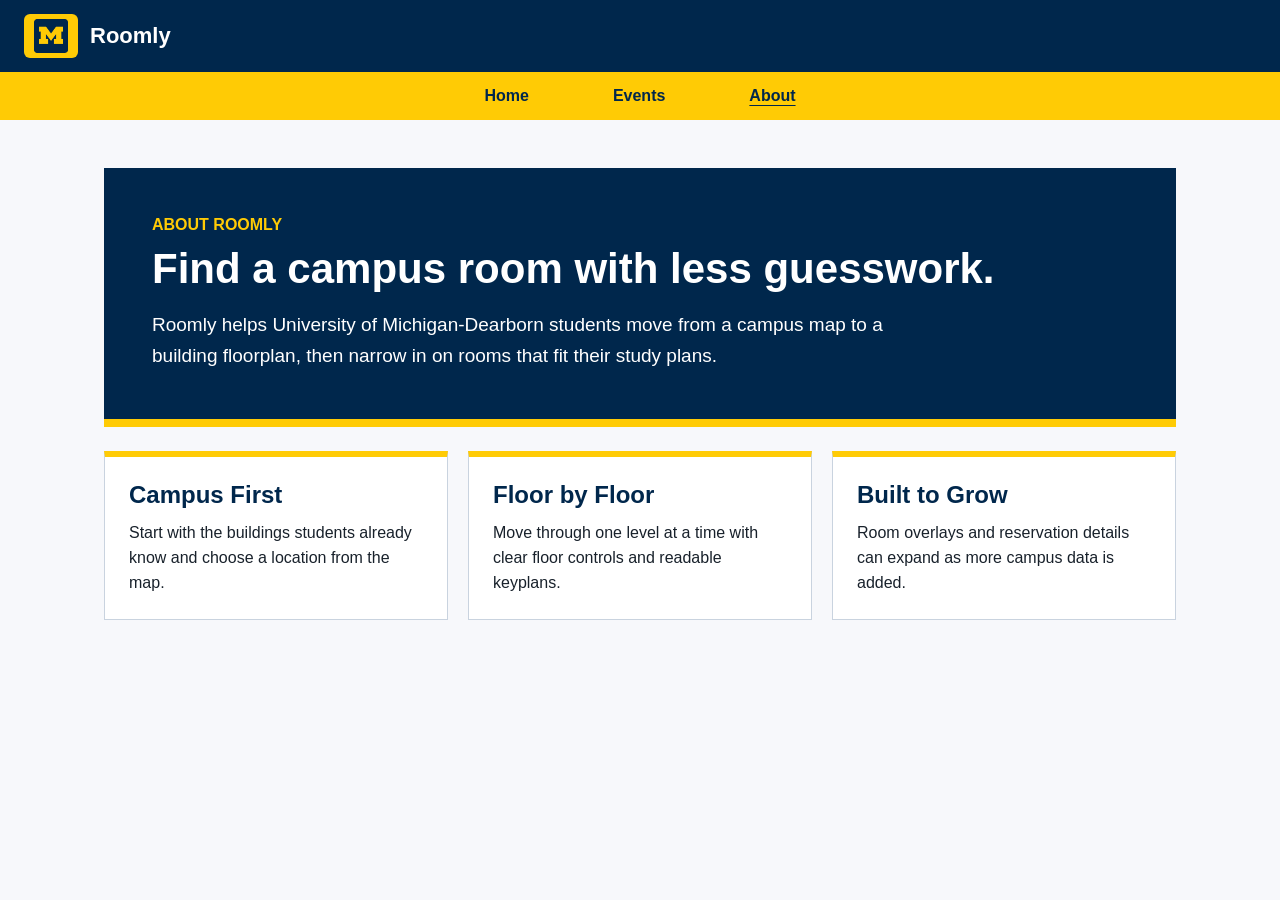
<file: rsgf-frontend/about.html>
<!DOCTYPE html>
<html lang="en">
<head>
    <meta charset="UTF-8">
    <meta name="viewport" content="width=device-width, initial-scale=1.0">
    <title>About - Roomly</title>
    <link rel="stylesheet" href="css/styles.css?v=6">
</head>
<body class="interior-page">
    <header class="site-header">
        <a class="brand" href="index.html" aria-label="Roomly home">
            <img src="assets/images/UofM_Icon.png" alt="University of Michigan block M">
            <span>Roomly</span>
        </a>
        <nav class="main-nav" aria-label="Main navigation">
            <a href="index.html">Home</a>
            <a href="events.html">Events</a>
            <a class="active" href="about.html">About</a>
        </nav>
    </header>

    <main class="about-main">
        <section class="about-hero" aria-label="About Roomly">
            <p class="eyebrow">About Roomly</p>
            <h1>Find a campus room with less guesswork.</h1>
            <p>
                Roomly helps University of Michigan-Dearborn students move from a campus map
                to a building floorplan, then narrow in on rooms that fit their study plans.
            </p>
        </section>

        <section class="about-grid" aria-label="Roomly highlights">
            <article>
                <h2>Campus First</h2>
                <p>Start with the buildings students already know and choose a location from the map.</p>
            </article>
            <article>
                <h2>Floor by Floor</h2>
                <p>Move through one level at a time with clear floor controls and readable keyplans.</p>
            </article>
            <article>
                <h2>Built to Grow</h2>
                <p>Room overlays and reservation details can expand as more campus data is added.</p>
            </article>
        </section>
    </main>
</body>
</html>
</file>
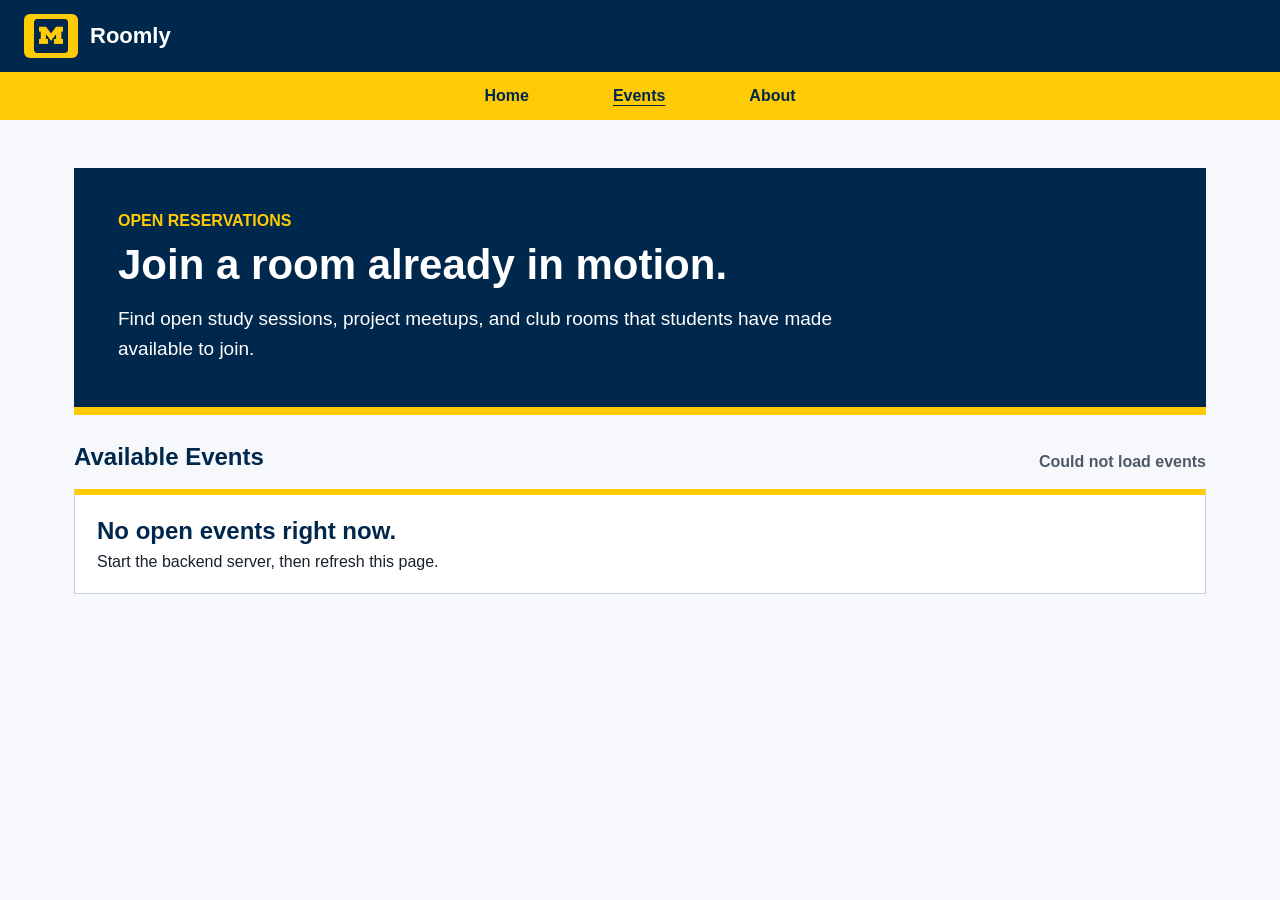
<file: rsgf-frontend/events.html>
<!DOCTYPE html>
<html lang="en">
<head>
    <meta charset="UTF-8">
    <meta name="viewport" content="width=device-width, initial-scale=1.0">
    <title>Events - Roomly</title>
    <link rel="stylesheet" href="css/styles.css?v=14">
</head>
<body class="interior-page">
    <header class="site-header">
        <a class="brand" href="index.html" aria-label="Roomly home">
            <img src="assets/images/UofM_Icon.png" alt="University of Michigan block M">
            <span>Roomly</span>
        </a>
        <nav class="main-nav" aria-label="Main navigation">
            <a href="index.html">Home</a>
            <a class="active" href="events.html">Events</a>
            <a href="about.html">About</a>
        </nav>
    </header>

    <main class="events-main" aria-label="Open reservations">
        <section class="events-hero">
            <p class="eyebrow">Open Reservations</p>
            <h1>Join a room already in motion.</h1>
            <p>Find open study sessions, project meetups, and club rooms that students have made available to join.</p>
        </section>

        <section class="events-toolbar" aria-label="Events status">
            <h2>Available Events</h2>
            <p id="events-count">Loading open reservations...</p>
        </section>

        <section id="events-list" class="events-grid" aria-live="polite"></section>
    </main>

    <script type="module" src="js/events.js?v=1"></script>
</body>
</html>
</file>
<file: rsgf-frontend/css/styles.css>
:root {
    --michigan-blue: #00274c;
    --maize: #ffcb05;
    --maize: #ffcb05;
    --ink: #18212b;
    --paper: #f7f8fb;
    --line: #c9d3df;
    --warn: #e71515;
    --warn-border: #c51414;
}

* {
    box-sizing: border-box;
}

html {
    scroll-behavior: smooth;
}

body {
    background: var(--paper);
    color: var(--ink);
    font-family: Arial, sans-serif;
    margin: 0;
}

button,
.primary-action {
    border: 1px solid var(--michigan-blue);
    border-radius: 6px;
    cursor: pointer;
    font-size: 15px;
    min-width: 130px;
    padding: 10px 14px;
    white-space: nowrap;
    transition: background 0.15s;
}

button {
    background: white;
    color: var(--michigan-blue);
}

button:hover:not(:disabled),
.primary-action:hover {
    background: var(--maize);
    color: var(--michigan-blue);
}

button:disabled {
    cursor: not-allowed;
    opacity: 0.5;
}

.site-header {
    align-items: center;
    background: var(--michigan-blue);
    display: flex;
    height: 72px;
    left: 0;
    padding: 0 24px;
    position: fixed;
    right: 0;
    top: 0;
    z-index: 1000;
}

.main-nav {
    align-items: center;
    background: var(--maize);
    display: flex;
    gap: 48px;
    height: 48px;
    justify-content: center;
    left: 0;
    padding: 0 24px;
    position: absolute;
    right: 0;
    top: 72px;
}

.main-nav a {
    color: var(--michigan-blue);
    font-size: 16px;
    font-weight: 700;
    letter-spacing: 0;
    padding: 14px 18px;
    text-decoration: none;
}

.main-nav a:hover,
.main-nav a.active {
    text-decoration: underline;
    text-underline-offset: 4px;
}

.brand {
    align-items: center;
    color: white;
    display: inline-flex;
    font-size: 22px;
    font-weight: 700;
    gap: 12px;
    letter-spacing: 0;
    text-decoration: none;
}

.brand img {
    background: var(--maize);
    border-radius: 6px;
    display: block;
    height: 44px;
    object-fit: contain;
    padding: 5px;
    width: 54px;
}

.landing-page {
    align-items: center;
    background:
        linear-gradient(rgba(0, 39, 76, 0.35), rgba(0, 39, 76, 0.55)),
        url("../assets/images/landing_page.png") center / cover no-repeat;
    color: white;
    display: flex;
    min-height: 92vh;
    padding: 168px 7vw 64px;
}

.landing-content {
    max-width: 660px;
}

.eyebrow {
    color: var(--maize);
    font-size: 16px;
    font-weight: 700;
    margin: 0 0 12px;
    text-transform: uppercase;
}

.landing-content h1 {
    font-size: 56px;
    line-height: 1.05;
    margin: 0 0 18px;
}

.landing-content p:not(.eyebrow) {
    font-size: 20px;
    line-height: 1.5;
    margin: 0 0 28px;
    max-width: 560px;
}

.primary-action {
    background: var(--maize);
    color: var(--michigan-blue);
    display: inline-block;
    font-weight: 700;
    text-decoration: none;
    transition: background 0.15s;
}

.map-section,
.debug-section,
.building-main {
    margin: 0 auto;
    max-width: 1240px;
    padding: 32px 24px;
}

.debug-section {
    display: none;
}

.map-section {
    scroll-margin-top: 136px;
}

.map-section h2,
.debug-section h2,
.building-main h1 {
    color: var(--michigan-blue);
}

#map {
    border: 2px solid var(--michigan-blue);
    height: 80vh;
    width: 100%;
}

.building-page {
    padding-top: 120px;
}

.interior-page {
    padding-top: 120px;
}

.empty-page {
    min-height: calc(100vh - 120px);
}

.events-main {
    margin: 0 auto;
    max-width: 1180px;
    min-height: calc(100vh - 120px);
    padding: 48px 24px;
}

.events-hero {
    background: var(--michigan-blue);
    border-bottom: 8px solid var(--maize);
    color: white;
    padding: 44px;
}

.events-hero h1 {
    font-size: 42px;
    line-height: 1.1;
    margin: 0 0 16px;
}

.events-hero p:not(.eyebrow) {
    font-size: 19px;
    line-height: 1.55;
    margin: 0;
    max-width: 760px;
}

.events-toolbar {
    align-items: end;
    display: flex;
    justify-content: space-between;
    gap: 16px;
    margin: 28px 0 18px;
}

.events-toolbar h2,
.events-toolbar p {
    margin: 0;
}

.events-toolbar h2 {
    color: var(--michigan-blue);
}

.events-toolbar p {
    color: #4d5966;
    font-weight: 700;
}

.events-grid {
    display: grid;
    gap: 18px;
    grid-template-columns: repeat(auto-fit, minmax(280px, 1fr));
}

.event-card,
.events-empty {
    background: white;
    border: 1px solid var(--line);
    border-top: 6px solid var(--maize);
    padding: 22px;
}

.event-card {
    display: flex;
    flex-direction: column;
    gap: 18px;
}

.event-card.joined {
    border-top-color: var(--michigan-blue);
}

.event-card-header h3 {
    color: var(--michigan-blue);
    font-size: 22px;
    line-height: 1.2;
    margin: 6px 0 0;
}

.event-label {
    color: #4d5966;
    font-size: 13px;
    font-weight: 700;
    letter-spacing: 0;
    margin: 0;
    text-transform: uppercase;
}

.event-details {
    display: grid;
    gap: 12px;
    margin: 0;
}

.event-details div {
    border-bottom: 1px solid #e8edf3;
    padding-bottom: 10px;
}

.event-details dt {
    color: #4d5966;
    font-size: 13px;
    font-weight: 700;
    margin-bottom: 3px;
    text-transform: uppercase;
}

.event-details dd {
    margin: 0;
}

.join-event-button {
    align-self: flex-start;
    background: var(--michigan-blue);
    color: white;
    margin-top: auto;
}

.join-event-button:hover:not(:disabled) {
    background: var(--maize);
    color: var(--michigan-blue);
}

.join-event-button:disabled {
    background: #d8e0ea;
    border-color: #d8e0ea;
    color: var(--michigan-blue);
    opacity: 1;
}

.events-empty {
    grid-column: 1 / -1;
}

.events-empty h2 {
    color: var(--michigan-blue);
    margin: 0 0 8px;
}

.events-empty p {
    margin: 0;
}

.about-main {
    margin: 0 auto;
    max-width: 1120px;
    min-height: calc(100vh - 120px);
    padding: 48px 24px;
}

.about-hero {
    background: var(--michigan-blue);
    border-bottom: 8px solid var(--maize);
    color: white;
    padding: 48px;
}

.about-hero h1 {
    font-size: 42px;
    line-height: 1.1;
    margin: 0 0 18px;
}

.about-hero p:not(.eyebrow) {
    font-size: 19px;
    line-height: 1.6;
    margin: 0;
    max-width: 760px;
}

.about-grid {
    display: grid;
    gap: 20px;
    grid-template-columns: repeat(3, 1fr);
    margin-top: 24px;
}

.about-grid article {
    background: white;
    border: 1px solid var(--line);
    border-top: 6px solid var(--maize);
    padding: 24px;
}

.about-grid h2 {
    color: var(--michigan-blue);
    margin: 0 0 12px;
}

.about-grid p {
    line-height: 1.55;
    margin: 0;
}

.back-link {
    color: var(--michigan-blue);
    font-weight: 700;
    text-decoration: none;
}

.back-link:hover {
    text-decoration: underline;
}

.floorplan-viewer {
    margin: 0 auto;
    max-width: 1200px;
    width: 100%;
}

.floorplan-toolbar {
    align-items: center;
    display: flex;
    gap: 20px;
    justify-content: center;
    margin: 18px auto;
    max-width: 900px;
    width: 100%;
}

.floorplan-toolbar button:first-child {
    order: 1;
}

.floorplan-status {
    color: var(--michigan-blue);
    min-width: 170px;
    order: 2;
    text-align: center;
}

.floorplan-toolbar button:last-child {
    order: 3;
}

.floorplan-status:only-child {
    margin: 0 auto;
}

.floorplan-status h3,
.floorplan-status p {
    margin: 4px 0;
}

#floor-map {
    background: white !important;
    border: 2px solid var(--michigan-blue);
    height: 80vh;
    margin: 20px 0;
    width: 100%;
}

#floor-map.leaflet-container,
#floor-map .leaflet-control-container,
#floor-map .leaflet-pane,
#floor-map .leaflet-tile-pane,
#floor-map .leaflet-overlay-pane {
    background: white !important;
}

#room-list {
    margin-top: 20px;
}

.room-buttons {
    display: flex;
    flex-wrap: wrap;
    gap: 10px;
    margin-top: 10px;
}

.room-button {
    background: white;
    border: 1px solid var(--line);
    color: var(--michigan-blue);
    cursor: pointer;
    padding: 8px 12px;
}

.room-button:hover {
    background: var(--maize);
}

.modal-overlay {
    position: fixed;
    inset: 0;
    background: rgba(0, 0, 0, 0.5);
    display: flex;
    align-items: center;
    justify-content: center;
    z-index: 9999;
}

.modal-overlay[hidden] { display: none; }

.modal {
    background: #fff;
    border-radius: 8px;
    padding: 2rem;
    width: 100%;
    max-width: 420px;
    box-shadow: 0 8px 32px rgba(0,0,0,0.2);
}

.modal-header {
    display: flex;
    justify-content: space-between;
    align-items: center;
    margin-bottom: 1rem;
}

.modal-header h2 { font-size: 1.2rem; margin: 0; justify-content: center; justify-items: center;}

#modal-close {
    background: none;
    border: none;
    font-size: 1.5rem;
    cursor: pointer;
    color: #616161;
     width: 28px;        /* ← fixed size */
    height: 28px;       /* ← fixed size */
    min-width: 28px;    /* ← prevent flex from stretching it */
}

.modal-form { display: flex; flex-direction: column; gap: 0.5rem; }

.modal-form label { font-weight: 600; font-size: 0.875rem; margin-top: 0.5rem; }

.modal-form input[type="date"],
.modal-form input[type="time"],
.modal-form input[type="text"] {
    padding: 0.5rem 0.75rem;
    border: 1px solid #ccc;
    border-radius: 6px;
    font-size: 1rem;
    width: 100%;
}

.toggle-fieldset {
    border: none;
    padding: 0;
    margin-top: 0.5rem;
}

.toggle-fieldset legend { font-weight: 600; font-size: 0.875rem; margin-bottom: 0.5rem; }

.toggle-label {
    display: flex;
    align-items: center;
    gap: 0.75rem;
    cursor: pointer;
    font-weight: normal;
}

.toggle-label input[type="checkbox"] { display: none; }

.toggle-track {
    width: 44px;
    height: 24px;
    background: #ccc;
    border-radius: 999px;
    position: relative;
    transition: background 0.2s;
}

.toggle-track::after {
    content: "";
    position: absolute;
    top: 3px;
    left: 3px;
    width: 18px;
    height: 18px;
    background: #fff;
    border-radius: 50%;
    transition: transform 0.2s;
}

.toggle-label input:checked + .toggle-track { background: #0057b7; }
.toggle-label input:checked + .toggle-track::after { transform: translateX(20px); }

.form-error {
    color: #c0392b;
    font-size: 0.875rem;
    padding: 0.5rem;
    background: #fde;
    border-radius: 4px;
}

.btn-submit {
    margin-top: 1rem;
    padding: 0.75rem;
    background: #0057b7;
    color: #fff;
    border: none;
    border-radius: 6px;
    font-size: 1rem;
    font-weight: 600;
    cursor: pointer;
    transition: background 0.15s;
}

.btn-submit:hover { background: #004299; }



@media (max-width: 700px) {
    .site-header {
        height: 64px;
        padding: 0 16px;
    }

    .main-nav {
        gap: 0;
        height: 44px;
        justify-content: space-around;
        padding: 0;
        top: 64px;
    }

    .main-nav a {
        font-size: 14px;
        padding: 13px 10px;
    }

    .brand {
        font-size: 20px;
    }

    .brand img {
        height: 38px;
        width: 48px;
    }

    .landing-page {
        min-height: 88vh;
        padding: 144px 20px 48px;
    }

    .landing-content h1 {
        font-size: 40px;
    }

    .landing-content p:not(.eyebrow) {
        font-size: 18px;
    }

    .building-page {
        padding-top: 108px;
    }

    .interior-page {
        padding-top: 108px;
    }

    .empty-page {
        min-height: calc(100vh - 108px);
    }

    .events-main {
        min-height: calc(100vh - 108px);
        padding: 28px 16px;
    }

    .events-hero {
        padding: 32px 20px;
    }

    .events-hero h1 {
        font-size: 34px;
    }

    .events-toolbar {
        align-items: flex-start;
        flex-direction: column;
    }

    .about-main {
        min-height: calc(100vh - 108px);
        padding: 28px 16px;
    }

    .about-hero {
        padding: 32px 20px;
    }

    .about-hero h1 {
        font-size: 34px;
    }

    .about-grid {
        grid-template-columns: 1fr;
    }

    button,
    .primary-action {
        font-size: 14px;
        min-width: 105px;
        padding: 9px 10px;
    }

    .floorplan-toolbar {
        gap: 8px;
        justify-content: space-between;
    }

    .floorplan-status {
        min-width: 90px;
    }

    #floor-map,
    #map {
        height: 65vh;
    }

    .room-buttons {
        gap: 8px;
    }

    .room-button {
        padding: 7px 10px;
    }
}
</file>
